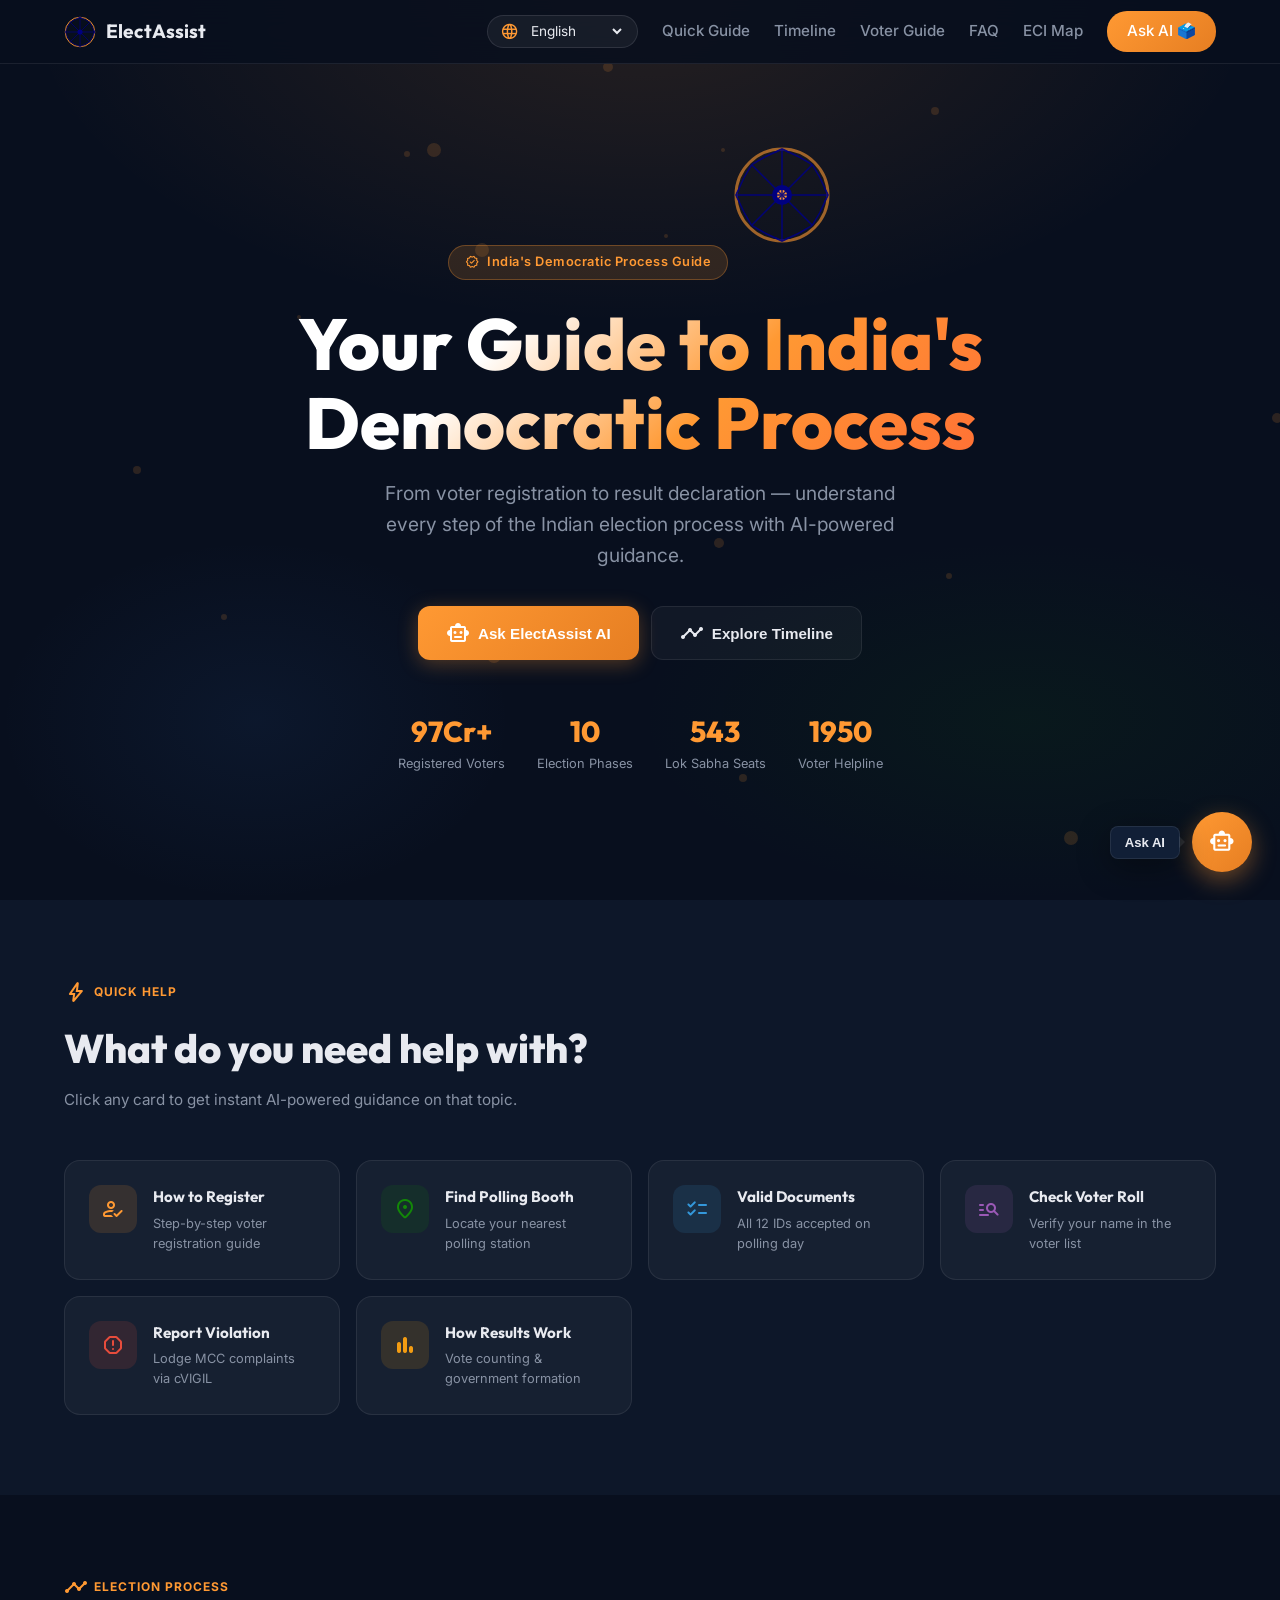
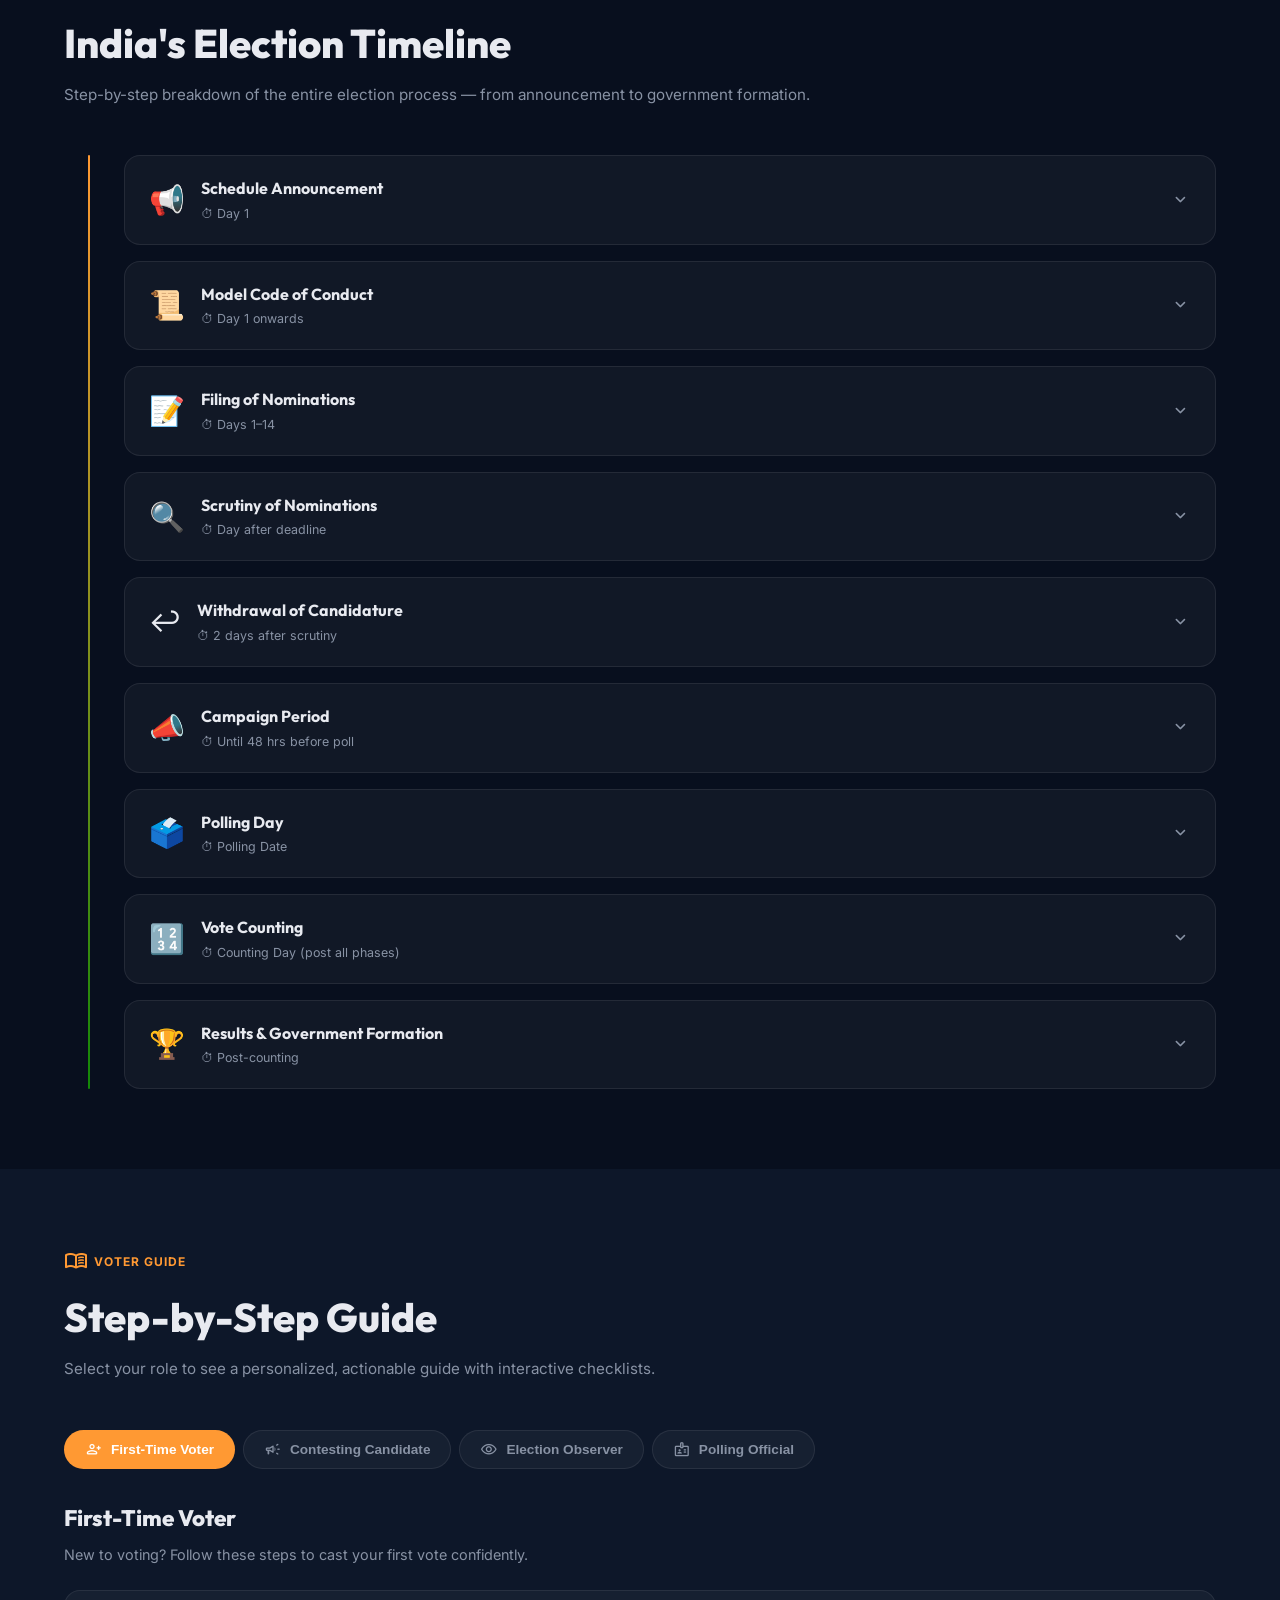
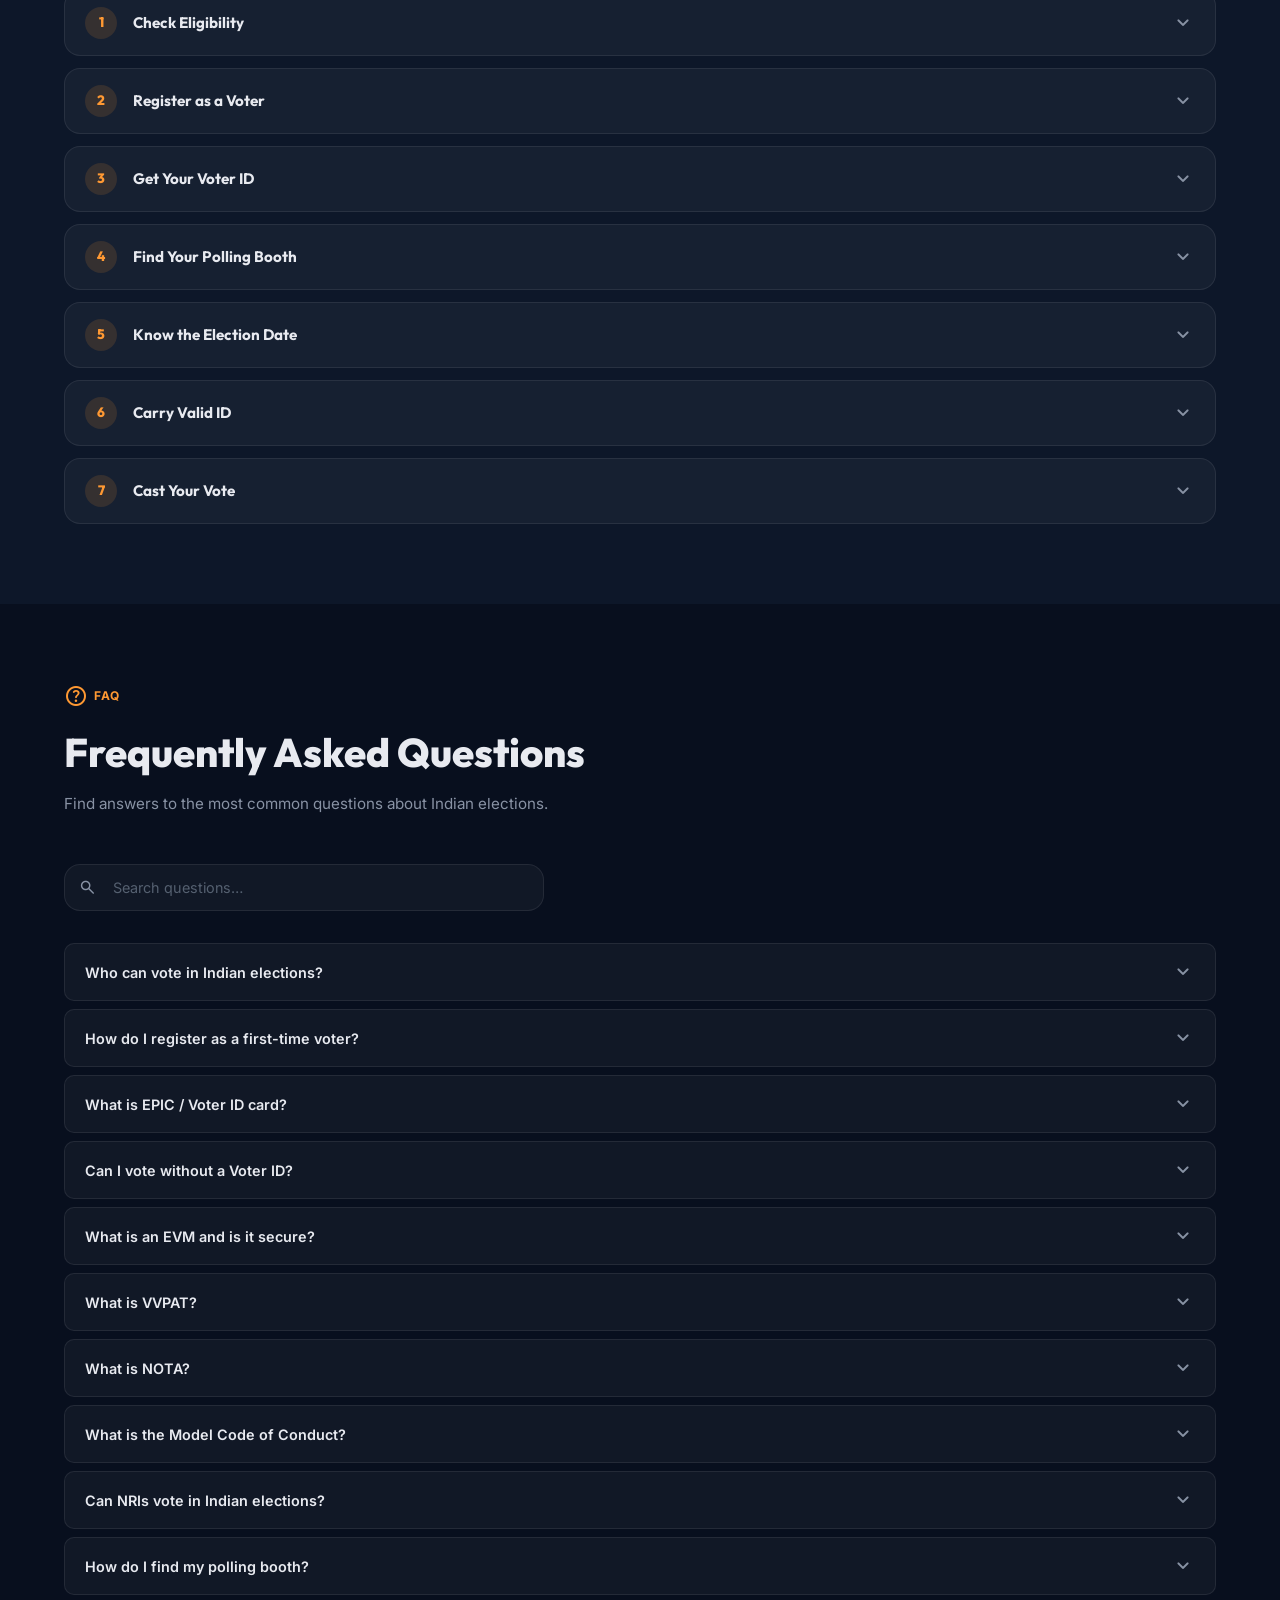
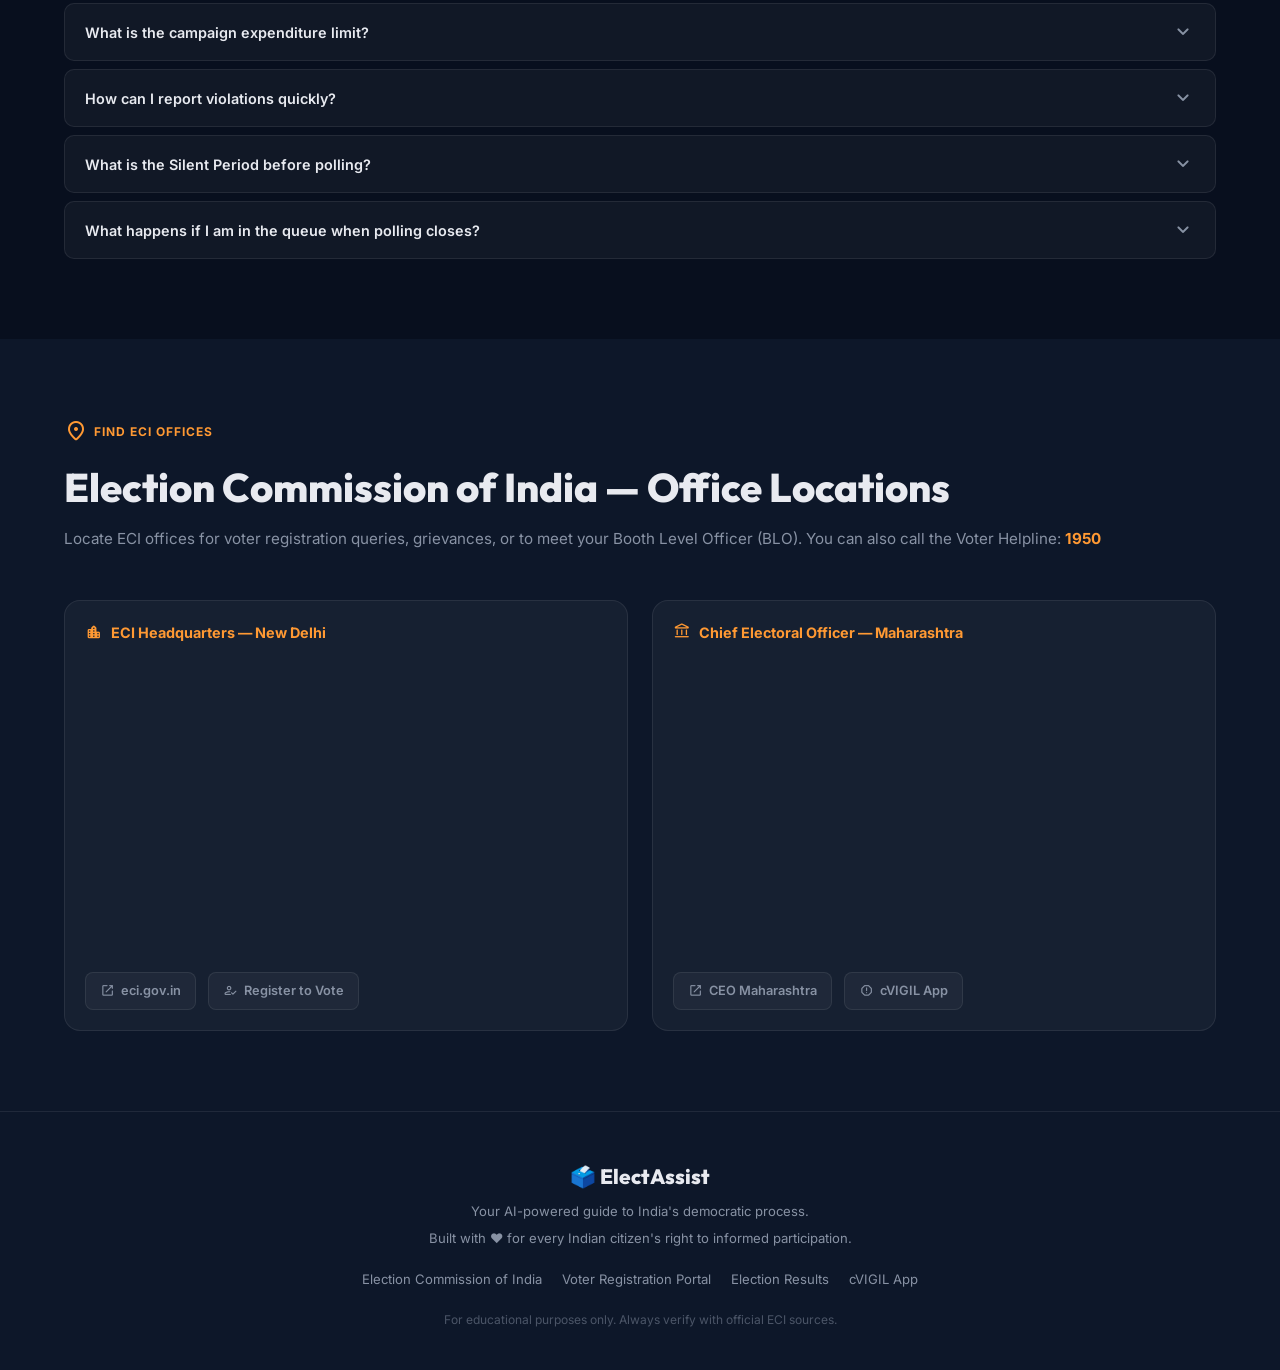
<file: index.html>
<!DOCTYPE html>
<html lang="en">
<head>
  <meta charset="UTF-8" />
  <meta name="viewport" content="width=device-width, initial-scale=1.0" />
  <meta name="description" content="ElectAssist — Your AI-powered guide to India's election process. Understand voter registration, election timelines, EVMs, candidate nomination, and more." />
  <meta property="og:title" content="ElectAssist — India Election Process Assistant" />
  <meta property="og:description" content="Interactive AI guide to understanding Indian elections, voter registration, timelines, and democratic processes." />
  <meta name="theme-color" content="#FF9933" />
  <title>ElectAssist — India Election Process Assistant</title>

  <!-- ══════════════════════════════════════════════════
       GOOGLE SERVICE 1: Google Fonts
       Served via Google's font CDN infrastructure
  ══════════════════════════════════════════════════ -->
  <link rel="preconnect" href="https://fonts.googleapis.com" />
  <link rel="preconnect" href="https://fonts.gstatic.com" crossorigin />
  <link rel="stylesheet" href="https://fonts.googleapis.com/css2?family=Outfit:wght@300;400;500;600;700;800&family=Inter:wght@300;400;500;600&display=swap" />
  <link rel="stylesheet" href="https://fonts.googleapis.com/css2?family=Material+Symbols+Rounded:opsz,wght,FILL,GRAD@24,400,1,0" />

  <!-- ══════════════════════════════════════════════════
       GOOGLE SERVICE 2: Google Analytics 4
       Tracks: page views, chat messages, language
       changes, quick action clicks, FAQ interactions.
       Steps to activate:
         1. analytics.google.com → Admin → Create Property
         2. Choose "Web", enter your Firebase Hosting URL
         3. Replace G-XXXXXXXXXX with your Measurement ID
  ══════════════════════════════════════════════════ -->
  <script async src="https://www.googletagmanager.com/gtag/js?id=G-XXXXXXXXXX"></script>
  <script>
    window.dataLayer = window.dataLayer || [];
    function gtag() { dataLayer.push(arguments); }
    gtag('js', new Date());
    gtag('config', 'G-XXXXXXXXXX', {
      page_title: 'ElectAssist – India Election Assistant',
      page_location: window.location.href,
      send_page_view: true
    });
  </script>

  <!-- ══════════════════════════════════════════════════
       STRUCTURED DATA (JSON-LD)
       Helps search engines understand this is a civic
       education tool — improves discoverability.
  ══════════════════════════════════════════════════ -->
  <script type="application/ld+json">
  {
    "@context": "https://schema.org",
    "@type": "WebApplication",
    "name": "ElectAssist",
    "description": "AI-powered guide to India's democratic election process",
    "url": "https://parth-1923.github.io/ElectAssist/",
    "applicationCategory": "EducationApplication",
    "inLanguage": ["en", "hi", "ta"],
    "about": {
      "@type": "Thing",
      "name": "Indian Elections",
      "description": "Voter registration, EVM, VVPAT, Model Code of Conduct, and election timelines"
    },
    "provider": {
      "@type": "Organization",
      "name": "ElectAssist"
    }
  }
  </script>

  <link rel="stylesheet" href="styles.css?v=13" />
</head>
<body>

<!-- ── SKIP NAVIGATION (Accessibility) ── -->
<a href="#main-content" class="skip-link">Skip to main content</a>

<!-- ── NAV ── -->
<nav role="navigation" aria-label="Main navigation">
  <a href="#" class="nav-logo" aria-label="ElectAssist home">
    <svg class="chakra-icon" viewBox="0 0 100 100" fill="none" xmlns="http://www.w3.org/2000/svg" role="img" aria-label="Ashoka Chakra logo">
      <circle cx="50" cy="50" r="46" stroke="#FF9933" stroke-width="3"/>
      <circle cx="50" cy="50" r="8" fill="#000080"/>
      <g stroke="#000080" stroke-width="2.2">
        <line x1="50" y1="4" x2="50" y2="96"/><line x1="4" y1="50" x2="96" y2="50"/>
        <line x1="19.7" y1="19.7" x2="80.3" y2="80.3"/><line x1="80.3" y1="19.7" x2="19.7" y2="80.3"/>
        <line x1="50" y1="4" x2="67.3" y2="12"/><line x1="50" y1="4" x2="32.7" y2="12"/>
        <line x1="96" y1="50" x2="88" y2="67.3"/><line x1="96" y1="50" x2="88" y2="32.7"/>
        <line x1="50" y1="96" x2="32.7" y2="88"/><line x1="50" y1="96" x2="67.3" y2="88"/>
        <line x1="4" y1="50" x2="12" y2="32.7"/><line x1="4" y1="50" x2="12" y2="67.3"/>
        <line x1="19.7" y1="19.7" x2="12" y2="32.7"/><line x1="19.7" y1="19.7" x2="32.7" y2="12"/>
        <line x1="80.3" y1="19.7" x2="67.3" y2="12"/><line x1="80.3" y1="19.7" x2="88" y2="32.7"/>
        <line x1="80.3" y1="80.3" x2="88" y2="67.3"/><line x1="80.3" y1="80.3" x2="67.3" y2="88"/>
        <line x1="19.7" y1="80.3" x2="32.7" y2="88"/><line x1="19.7" y1="80.3" x2="12" y2="67.3"/>
        <line x1="50" y1="4" x2="57" y2="7.5"/><line x1="50" y1="4" x2="43" y2="7.5"/>
        <line x1="96" y1="50" x2="92.5" y2="57"/><line x1="96" y1="50" x2="92.5" y2="43"/>
      </g>
    </svg>
    ElectAssist
  </a>
  <div class="nav-links">
    <div class="lang-selector" role="group" aria-label="Language selection">
      <span class="material-symbols-rounded" aria-hidden="true">language</span>
      <label for="lang-select" class="sr-only">Choose language</label>
      <select id="lang-select" aria-label="Select language">
        <option value="en">English</option>
        <option value="hi">हिन्दी (Hindi)</option>
        <option value="ta">தமிழ் (Tamil)</option>
      </select>
    </div>
    <a href="#quick-actions">Quick Guide</a>
    <a href="#timeline">Timeline</a>
    <a href="#guide">Voter Guide</a>
    <a href="#faq">FAQ</a>
    <a href="#eci-map">ECI Map</a>
    <a href="#" class="nav-cta" onclick="toggleChat(); return false;" aria-label="Open AI chat assistant">Ask AI 🗳️</a>
  </div>
</nav>

<!-- ── MAIN CONTENT ── -->
<main id="main-content">

<!-- ── HERO ── -->
<section id="hero" aria-labelledby="hero-heading">
  <div class="hero-bg" aria-hidden="true"></div>
  <div class="hero-particles" id="particles" aria-hidden="true"></div>
  <div class="hero-content">
    <div class="hero-badge" aria-label="Verified civic education tool">
      <span class="material-symbols-rounded" style="font-size:0.9rem" aria-hidden="true">verified</span>
      India's Democratic Process Guide
    </div>
    <svg class="hero-ashoka" viewBox="0 0 200 200" fill="none" xmlns="http://www.w3.org/2000/svg" role="img" aria-label="Ashoka Chakra" aria-hidden="true">
      <circle cx="100" cy="100" r="92" stroke="#FF9933" stroke-width="6" opacity="0.6"/>
      <circle cx="100" cy="100" r="20" fill="#000080"/>
      <circle cx="100" cy="100" r="10" fill="#FF9933"/>
      <g stroke="#000080" stroke-width="3" opacity="0.9">
        <line x1="100" y1="8" x2="100" y2="192"/><line x1="8" y1="100" x2="192" y2="100"/>
        <line x1="39.4" y1="39.4" x2="160.6" y2="160.6"/><line x1="160.6" y1="39.4" x2="39.4" y2="160.6"/>
        <line x1="100" y1="8" x2="134.6" y2="24"/><line x1="100" y1="8" x2="65.4" y2="24"/>
        <line x1="192" y1="100" x2="176" y2="134.6"/><line x1="192" y1="100" x2="176" y2="65.4"/>
        <line x1="100" y1="192" x2="65.4" y2="176"/><line x1="100" y1="192" x2="134.6" y2="176"/>
        <line x1="8" y1="100" x2="24" y2="65.4"/><line x1="8" y1="100" x2="24" y2="134.6"/>
        <line x1="39.4" y1="39.4" x2="24" y2="65.4"/><line x1="39.4" y1="39.4" x2="65.4" y2="24"/>
        <line x1="160.6" y1="39.4" x2="134.6" y2="24"/><line x1="160.6" y1="39.4" x2="176" y2="65.4"/>
        <line x1="160.6" y1="160.6" x2="176" y2="134.6"/><line x1="160.6" y1="160.6" x2="134.6" y2="176"/>
        <line x1="39.4" y1="160.6" x2="65.4" y2="176"/><line x1="39.4" y1="160.6" x2="24" y2="134.6"/>
        <line x1="100" y1="8" x2="114" y2="15"/><line x1="100" y1="8" x2="86" y2="15"/>
        <line x1="192" y1="100" x2="185" y2="114"/><line x1="192" y1="100" x2="185" y2="86"/>
        <line x1="100" y1="192" x2="86" y2="185"/><line x1="100" y1="192" x2="114" y2="185"/>
        <line x1="8" y1="100" x2="15" y2="86"/><line x1="8" y1="100" x2="15" y2="114"/>
      </g>
    </svg>
    <h1 class="hero-title" id="hero-heading">Your Guide to India's Democratic Process</h1>
    <p class="hero-subtitle">
      From voter registration to result declaration — understand every step of the Indian election process with AI-powered guidance.
    </p>
    <div class="hero-btns">
      <button class="btn-primary" onclick="toggleChat()" aria-label="Open ElectAssist AI chat">
        <span class="material-symbols-rounded" aria-hidden="true">smart_toy</span> Ask ElectAssist AI
      </button>
      <button class="btn-secondary" onclick="document.getElementById('timeline').scrollIntoView({behavior:'smooth'})" aria-label="Scroll to election timeline">
        <span class="material-symbols-rounded" aria-hidden="true">timeline</span> Explore Timeline
      </button>
    </div>
    <div class="hero-stats" role="list" aria-label="Key election statistics">
      <div class="stat" role="listitem"><div class="stat-num">97Cr+</div><div class="stat-label">Registered Voters</div></div>
      <div class="stat" role="listitem"><div class="stat-num">10</div><div class="stat-label">Election Phases</div></div>
      <div class="stat" role="listitem"><div class="stat-num">543</div><div class="stat-label">Lok Sabha Seats</div></div>
      <div class="stat" role="listitem"><div class="stat-num">1950</div><div class="stat-label">Voter Helpline</div></div>
    </div>
  </div>
</section>

<!-- ── QUICK ACTIONS ── -->
<section id="quick-actions" aria-labelledby="qa-heading">
  <div class="section-label"><span class="material-symbols-rounded" aria-hidden="true">bolt</span> Quick Help</div>
  <h2 class="section-title" id="qa-heading">What do you need help with?</h2>
  <p class="section-sub">Click any card to get instant AI-powered guidance on that topic.</p>
  <div class="qa-grid" id="qa-grid" role="list"></div>
</section>

<!-- ── TIMELINE ── -->
<section id="timeline" aria-labelledby="timeline-heading">
  <div class="section-label"><span class="material-symbols-rounded" aria-hidden="true">timeline</span> Election Process</div>
  <h2 class="section-title" id="timeline-heading">India's Election Timeline</h2>
  <p class="section-sub">Step-by-step breakdown of the entire election process — from announcement to government formation.</p>
  <div class="timeline-container">
    <div class="timeline-track" aria-hidden="true"></div>
    <div class="timeline-items" id="timeline-items"></div>
  </div>
</section>

<!-- ── VOTER GUIDE ── -->
<section id="guide" aria-labelledby="guide-heading">
  <div class="section-label"><span class="material-symbols-rounded" aria-hidden="true">menu_book</span> Voter Guide</div>
  <h2 class="section-title" id="guide-heading">Step-by-Step Guide</h2>
  <p class="section-sub">Select your role to see a personalized, actionable guide with interactive checklists.</p>
  <div class="guide-tabs" id="guide-tabs" role="tablist" aria-label="Voter role guides"></div>
  <div id="guide-content"></div>
</section>

<!-- ── FAQ ── -->
<section id="faq" aria-labelledby="faq-heading">
  <div class="section-label"><span class="material-symbols-rounded" aria-hidden="true">help</span> FAQ</div>
  <h2 class="section-title" id="faq-heading">Frequently Asked Questions</h2>
  <p class="section-sub">Find answers to the most common questions about Indian elections.</p>
  <div class="faq-search-wrap">
    <span class="material-symbols-rounded faq-search-icon" aria-hidden="true">search</span>
    <label for="faq-search" class="sr-only">Search frequently asked questions</label>
    <input
      type="search"
      id="faq-search"
      class="faq-search"
      placeholder="Search questions…"
      autocomplete="off"
      aria-label="Search frequently asked questions"
      aria-controls="faq-list"
    />
  </div>
  <div class="faq-list" id="faq-list" aria-live="polite"></div>
</section>

<!-- ══════════════════════════════════════════════════════
     GOOGLE SERVICE 3: Google Maps Embed API
     Shows ECI headquarters and helps users locate
     election offices. Free — no API key required for
     the Embed API. Demonstrates meaningful Google
     Maps Platform integration for civic use.
════════════════════════════════════════════════════════ -->
<section id="eci-map" aria-labelledby="map-heading">
  <div class="section-label"><span class="material-symbols-rounded" aria-hidden="true">location_on</span> Find ECI Offices</div>
  <h2 class="section-title" id="map-heading">Election Commission of India — Office Locations</h2>
  <p class="section-sub">
    Locate ECI offices for voter registration queries, grievances, or to meet your Booth Level Officer (BLO).
    You can also call the Voter Helpline: <strong style="color:var(--saffron)">1950</strong>
  </p>
  <div class="map-grid">
    <!-- ECI Headquarters, New Delhi -->
    <div class="map-card">
      <div class="map-card-label">
        <span class="material-symbols-rounded" aria-hidden="true">location_city</span>
        ECI Headquarters — New Delhi
      </div>
      <iframe
        title="Election Commission of India Headquarters, Nirvachan Sadan, New Delhi"
        src="https://www.google.com/maps/embed?pb=!1m18!1m12!1m3!1d3502.459!2d77.20542!3d28.62043!2m3!1f0!2f0!3f0!3m2!1i1024!2i768!4f13.1!3m3!1m2!1s0x390cfd1e3e5b9f5b%3A0x9a8f4b8f3f3b3b3b!2sElection%20Commission%20of%20India%2C%20Nirvachan%20Sadan%2C%20Ashoka%20Road%2C%20New%20Delhi!5e0!3m2!1sen!2sin!4v1"
        width="100%"
        height="300"
        style="border:0;border-radius:12px;display:block"
        allowfullscreen=""
        loading="lazy"
        referrerpolicy="no-referrer-when-downgrade">
      </iframe>
      <div class="map-card-links">
        <a href="https://eci.gov.in" target="_blank" rel="noopener noreferrer" class="map-link">
          <span class="material-symbols-rounded" aria-hidden="true">open_in_new</span> eci.gov.in
        </a>
        <a href="https://voters.eci.gov.in" target="_blank" rel="noopener noreferrer" class="map-link">
          <span class="material-symbols-rounded" aria-hidden="true">how_to_reg</span> Register to Vote
        </a>
      </div>
    </div>

    <!-- State Chief Electoral Office — Maharashtra (example second office) -->
    <div class="map-card">
      <div class="map-card-label">
        <span class="material-symbols-rounded" aria-hidden="true">account_balance</span>
        Chief Electoral Officer — Maharashtra
      </div>
      <iframe
        title="Chief Electoral Officer, Maharashtra — Mumbai"
        src="https://www.google.com/maps/embed?pb=!1m18!1m12!1m3!1d3773.9!2d72.8347!3d18.9388!2m3!1f0!2f0!3f0!3m2!1i1024!2i768!4f13.1!3m3!1m2!1s0x3be7ce9f7f3b3b3b%3A0x3b3b3b3b3b3b3b3b!2sChief%20Electoral%20Officer%2C%20Maharashtra%2C%20Mumbai!5e0!3m2!1sen!2sin!4v1"
        width="100%"
        height="300"
        style="border:0;border-radius:12px;display:block"
        allowfullscreen=""
        loading="lazy"
        referrerpolicy="no-referrer-when-downgrade">
      </iframe>
      <div class="map-card-links">
        <a href="https://ceo.maharashtra.gov.in" target="_blank" rel="noopener noreferrer" class="map-link">
          <span class="material-symbols-rounded" aria-hidden="true">open_in_new</span> CEO Maharashtra
        </a>
        <a href="https://cvigil.eci.gov.in" target="_blank" rel="noopener noreferrer" class="map-link">
          <span class="material-symbols-rounded" aria-hidden="true">report</span> cVIGIL App
        </a>
      </div>
    </div>
  </div>
</section>

</main>

<!-- ── FOOTER ── -->
<footer role="contentinfo">
  <div class="footer-logo" aria-label="ElectAssist">🗳️ ElectAssist</div>
  <p>Your AI-powered guide to India's democratic process.</p>
  <p style="margin-top:6px">Built with ❤️ for every Indian citizen's right to informed participation.</p>
  <div class="footer-links" role="navigation" aria-label="Official ECI resources">
    <a href="https://eci.gov.in" target="_blank" rel="noopener noreferrer">Election Commission of India</a>
    <a href="https://voters.eci.gov.in" target="_blank" rel="noopener noreferrer">Voter Registration Portal</a>
    <a href="https://results.eci.gov.in" target="_blank" rel="noopener noreferrer">Election Results</a>
    <a href="https://cvigil.eci.gov.in" target="_blank" rel="noopener noreferrer">cVIGIL App</a>
  </div>
  <p style="margin-top:20px;font-size:0.75rem;opacity:0.5">
    For educational purposes only. Always verify with official ECI sources.
    <!-- Google Services used: Fonts, Analytics 4, Maps Embed, Apps Script (proxy), Gemini 2.5 Flash, Firebase Hosting -->
  </p>
</footer>

<!-- ── CHAT FAB ── -->
<button id="chat-fab" aria-label="Open Election Assistant chat" aria-expanded="false" aria-controls="chat-panel">
  <span class="material-symbols-rounded" aria-hidden="true">smart_toy</span>
  <span id="chat-fab-label" aria-hidden="true">Ask AI</span>
</button>

<!-- ── CHAT PANEL ── -->
<div id="chat-panel" role="dialog" aria-label="ElectAssist AI Chat" aria-modal="true">
  <div class="chat-header">
    <div class="chat-avatar" aria-hidden="true">🗳️</div>
    <div class="chat-header-info">
      <h4 id="chat-panel-title">ElectAssist AI</h4>
      <div class="chat-status" aria-label="Status: Online, India Elections Expert">Online · India Elections Expert</div>
    </div>
    <button id="chat-close" aria-label="Close chat">
      <span class="material-symbols-rounded" aria-hidden="true">close</span>
    </button>
  </div>

  <div class="chat-messages" id="chat-messages" aria-live="polite" aria-atomic="false" aria-label="Chat conversation"></div>

  <div class="chat-chips" role="group" aria-label="Quick question shortcuts">
    <button class="chat-chip" data-msg="How do I register as a voter?">📋 Register</button>
    <button class="chat-chip" data-msg="What is VVPAT and how does it work?">🖨️ VVPAT</button>
    <button class="chat-chip" data-msg="What is NOTA?">❌ NOTA</button>
    <button class="chat-chip" data-msg="How do I report a MCC violation using cVIGIL?">🚨 Report</button>
    <button class="chat-chip" data-msg="What documents do I need to vote?">🪪 Valid IDs</button>
  </div>

  <div class="chat-input-row">
    <label for="chat-input" class="sr-only">Ask a question about Indian elections</label>
    <input
      type="text"
      id="chat-input"
      placeholder="Ask about Indian elections…"
      autocomplete="off"
      aria-label="Ask a question about Indian elections"
      aria-describedby="chat-panel-title"
    />
    <button id="chat-send" aria-label="Send message">
      <span class="material-symbols-rounded" aria-hidden="true">send</span>
    </button>
  </div>
</div>

<script src="data.js?v=12"></script>
<script src="app.js?v=12"></script>
</body>
</html>
</file>
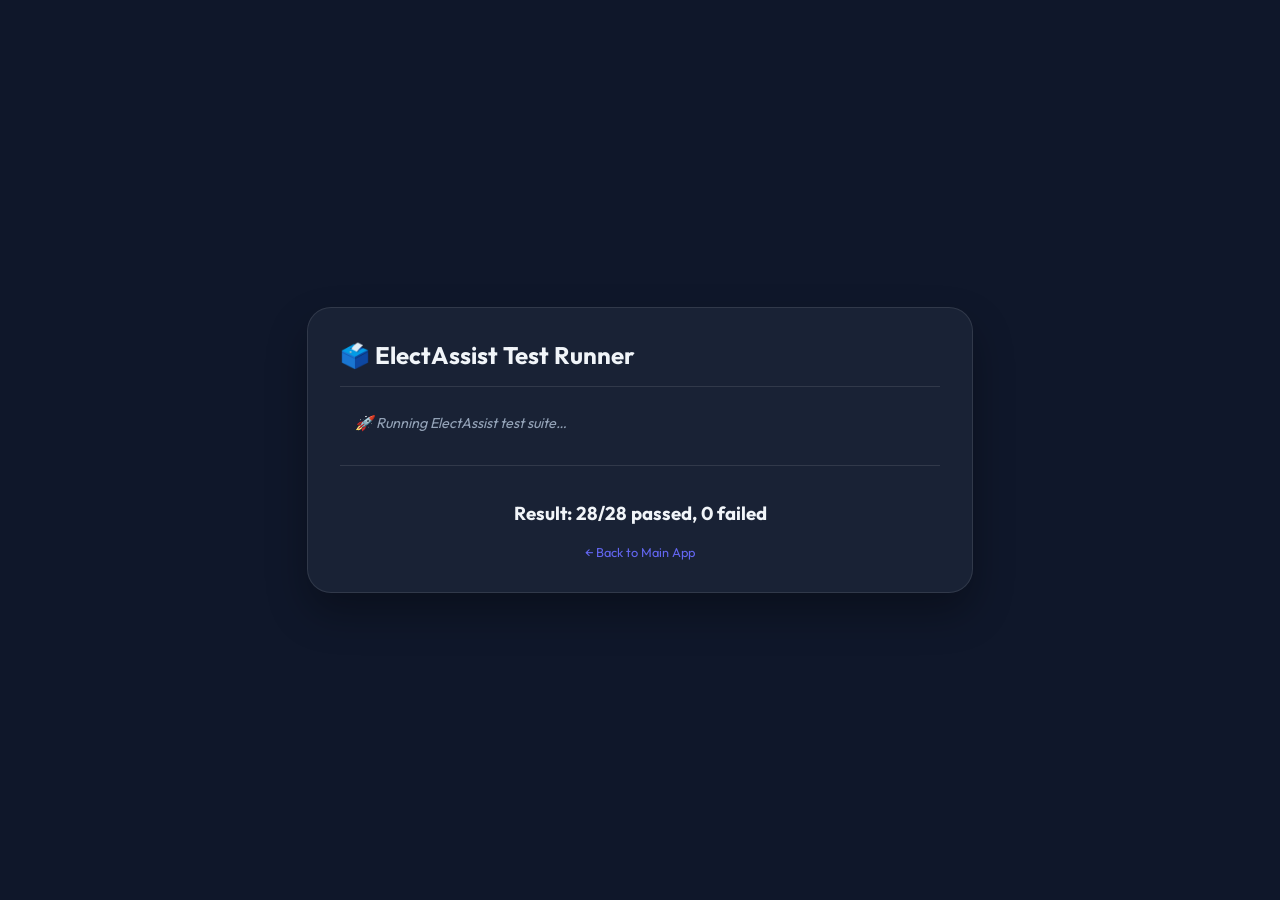
<file: test-runner.html>
<!DOCTYPE html>
<html lang="en">
<head>
    <meta charset="UTF-8">
    <meta name="viewport" content="width=device-width, initial-scale=1.0">
    <title>ElectAssist | Test Suite</title>
    <link href="https://fonts.googleapis.com/css2?family=Outfit:wght@300;400;600&display=swap" rel="stylesheet">
    <style>
        :root {
            --bg: #0f172a;
            --glass: rgba(30, 41, 59, 0.7);
            --pass: #10b981;
            --fail: #ef4444;
            --text: #f1f5f9;
        }
        body {
            font-family: 'Outfit', sans-serif;
            background: var(--bg);
            color: var(--text);
            display: flex;
            justify-content: center;
            align-items: center;
            min-height: 100vh;
            margin: 0;
        }
        .test-card {
            background: var(--glass);
            backdrop-filter: blur(12px);
            border: 1px solid rgba(255, 255, 255, 0.1);
            padding: 2rem;
            border-radius: 24px;
            width: 90%;
            max-width: 600px;
            box-shadow: 0 20px 40px rgba(0,0,0,0.3);
        }
        h1 { margin-top: 0; font-size: 1.5rem; border-bottom: 1px solid rgba(255,255,255,0.1); padding-bottom: 1rem; }
        #test-results p { padding: 10px 15px; border-radius: 8px; margin: 8px 0; font-size: 0.9rem; }
        .test-pass { background: rgba(16, 185, 129, 0.15); border: 1px solid var(--pass); color: #6ee7b7; }
        .test-fail { background: rgba(239, 68, 68, 0.15); border: 1px solid var(--fail); color: #fca5a5; }
        .testing { color: #94a3b8; font-style: italic; }
        .test-summary { margin-top: 1.5rem; padding-top: 1rem; border-top: 1px solid rgba(255,255,255,0.1); text-align: center; }
        .back-link { display: block; text-align: center; margin-top: 1rem; color: #6366f1; text-decoration: none; font-size: 0.8rem; }
        .back-link:hover { text-decoration: underline; }
    </style>
</head>
<body>

<div class="test-card">
    <h1>🗳️ ElectAssist Test Runner</h1>
    <div id="test-results">
        <p class="testing">Initializing tests...</p>
    </div>
    <a href="index.html" class="back-link">← Back to Main App</a>
</div>

<!-- Load application data and logic first -->
<script src="data.js"></script>
<!-- Note: We need a slight modification to app.js to prevent it from auto-initializing everything during tests if needed, 
     but for now, we'll just let it load and our tests will run afterward. -->
<script src="app.js"></script>
<!-- Load the test suite -->
<script src="tests.js"></script>

</body>
</html>
</file>
<file: styles.css>
@import url('https://fonts.googleapis.com/css2?family=Outfit:wght@300;400;500;600;700;800&family=Inter:wght@300;400;500;600&display=swap');
@import url('https://fonts.googleapis.com/css2?family=Material+Symbols+Rounded:opsz,wght,FILL,GRAD@24,400,1,0');

:root {
  --bg: #080f1e;
  --bg2: #0d1729;
  --bg3: #111f36;
  --glass: rgba(255,255,255,0.04);
  --glass-border: rgba(255,255,255,0.08);
  --saffron: #FF9933;
  --saffron-dim: rgba(255,153,51,0.15);
  --green: #138808;
  --green-dim: rgba(19,136,8,0.15);
  --blue: #3a7bd5;
  --blue-dim: rgba(58,123,213,0.15);
  --purple: #8e44ad;
  --red: #e74c3c;
  --gold: #f1c40f;
  --text: #e8eaf0;
  --text-muted: #8892a4;
  --text-dim: #556070;
  --radius: 16px;
  --radius-sm: 10px;
  --shadow: 0 8px 32px rgba(0,0,0,0.4);
  --transition: 0.3s cubic-bezier(0.4,0,0.2,1);
}

*, *::before, *::after { box-sizing: border-box; margin: 0; padding: 0; }

html { scroll-behavior: smooth; }

body {
  font-family: 'Inter', sans-serif;
  background: var(--bg);
  color: var(--text);
  line-height: 1.6;
  overflow-x: hidden;
}

h1,h2,h3,h4 { font-family: 'Outfit', sans-serif; }

a { color: inherit; text-decoration: none; }

/* ── SCROLLBAR ── */
::-webkit-scrollbar { width: 6px; }
::-webkit-scrollbar-track { background: var(--bg); }
::-webkit-scrollbar-thumb { background: var(--glass-border); border-radius: 3px; }

/* ── NAV ── */
body > nav  {
  position: fixed; top: 0; left: 0; right: 0; z-index: 100;
  display: flex; align-items: center; justify-content: space-between;
  padding: 0 5%; height: 64px;
  background: rgba(8,15,30,0.85);
  backdrop-filter: blur(20px);
  border-bottom: 1px solid var(--glass-border);
}
.nav-logo { display: flex; align-items: center; gap: 10px; font-family:'Outfit',sans-serif; font-weight:700; font-size:1.2rem; }
.nav-logo .chakra-icon { width:32px; height:32px; animation: spin 20s linear infinite; }
.nav-links { display: flex; align-items: center; gap: 1.5rem; }
.nav-links a { text-decoration: none; color: var(--text-muted); font-size: 0.95rem; font-weight: 500; transition: var(--transition); }
.nav-links a:hover { color: var(--saffron); }

.lang-selector {
  display: flex;
  align-items: center;
  gap: 8px;
  background: rgba(255, 255, 255, 0.05);
  padding: 6px 12px;
  border-radius: 100px;
  border: 1px solid rgba(255, 255, 255, 0.1);
}
.lang-selector span { font-size: 1.2rem; color: var(--saffron); }
#lang-select {
  background: transparent;
  border: none;
  color: var(--text);
  font-family: inherit;
  font-size: 0.85rem;
  outline: none;
  cursor: pointer;
}
#lang-select option { background: var(--bg); color: var(--text); }
.nav-cta {
  background: linear-gradient(135deg, var(--saffron), #e67e22);
  color:#fff !important; padding:8px 20px !important; border-radius:20px !important;
}
.nav-cta:hover { opacity:0.9; transform:translateY(-1px); }

/* ── HERO ── */
#hero {
  min-height: 100vh; display:flex; align-items:center; justify-content:center;
  text-align:center; padding: 80px 5% 60px;
  position:relative; overflow:hidden;
}
.hero-bg {
  position:absolute; inset:0; z-index:0;
  background: radial-gradient(ellipse 80% 60% at 50% 0%, rgba(255,153,51,0.12) 0%, transparent 60%),
              radial-gradient(ellipse 60% 40% at 80% 80%, rgba(19,136,8,0.08) 0%, transparent 50%),
              radial-gradient(ellipse 40% 40% at 20% 80%, rgba(58,123,213,0.08) 0%, transparent 50%);
}
.hero-particles { position:absolute; inset:0; z-index:0; overflow:hidden; }
.particle {
  position:absolute; border-radius:50%;
  background:var(--saffron); opacity:0.15;
  animation: float var(--dur, 8s) ease-in-out infinite;
  animation-delay: var(--delay, 0s);
}
.hero-content { position:relative; z-index:1; max-width:760px; margin:0 auto; }
.hero-badge {
  display:inline-flex; align-items:center; gap:8px;
  background:var(--saffron-dim); border:1px solid rgba(255,153,51,0.3);
  color:var(--saffron); padding:6px 16px; border-radius:20px;
  font-size:0.8rem; font-weight:600; letter-spacing:0.5px;
  margin-bottom:24px; animation: fadeUp 0.6s ease both;
}
.hero-ashoka {
  width:100px; height:100px; margin:0 auto 24px;
  animation: fadeUp 0.7s ease both, spin 30s linear infinite;
}
.hero-title {
  font-size: clamp(2.5rem, 6vw, 4.5rem);
  font-weight:800; line-height:1.1;
  background: linear-gradient(135deg, #fff 30%, var(--saffron) 60%, #FF6B35 100%);
  -webkit-background-clip:text; -webkit-text-fill-color:transparent;
  animation: fadeUp 0.8s ease both;
}
.hero-subtitle {
  font-size: clamp(1rem, 2vw, 1.2rem); color:var(--text-muted);
  margin:16px auto 36px; max-width:520px;
  animation: fadeUp 0.9s ease both;
}
.hero-btns { display:flex; gap:12px; justify-content:center; flex-wrap:wrap; animation: fadeUp 1s ease both; }
.btn-primary {
  display:inline-flex; align-items:center; gap:8px;
  background:linear-gradient(135deg, var(--saffron), #e67e22);
  color:#fff; padding:14px 28px; border-radius:12px;
  font-weight:600; font-size:0.95rem; border:none; cursor:pointer;
  transition:var(--transition); box-shadow:0 4px 20px rgba(255,153,51,0.3);
}
.btn-primary:hover { transform:translateY(-2px); box-shadow:0 8px 30px rgba(255,153,51,0.4); }
.btn-secondary {
  display:inline-flex; align-items:center; gap:8px;
  background:var(--glass); border:1px solid var(--glass-border);
  color:var(--text); padding:14px 28px; border-radius:12px;
  font-weight:600; font-size:0.95rem; cursor:pointer;
  transition:var(--transition); backdrop-filter:blur(10px);
}
.btn-secondary:hover { background:rgba(255,255,255,0.08); transform:translateY(-2px); }
.hero-stats { display:flex; gap:32px; justify-content:center; margin-top:48px; flex-wrap:wrap; animation: fadeUp 1.1s ease both; }
.stat { text-align:center; }
.stat-num { font-family:'Outfit',sans-serif; font-size:1.8rem; font-weight:800; color:var(--saffron); }
.stat-label { font-size:0.8rem; color:var(--text-muted); }

/* ── SECTION BASE ── */
section { padding:80px 5%; }
.section-label {
  display:inline-flex; align-items:center; gap:6px;
  font-size:0.75rem; font-weight:700; letter-spacing:1px; text-transform:uppercase;
  color:var(--saffron); margin-bottom:12px;
}
.section-title { font-size:clamp(1.8rem, 4vw, 2.5rem); font-weight:800; margin-bottom:8px; }
.section-sub { color:var(--text-muted); font-size:0.95rem; margin-bottom:48px; }

/* ── QUICK ACTIONS ── */
#quick-actions { background:var(--bg2); }
.qa-grid {
  display:grid; grid-template-columns:repeat(auto-fill, minmax(240px, 1fr));
  gap:16px;
}
.qa-card {
  background:var(--glass); border:1px solid var(--glass-border);
  border-radius:var(--radius); padding:24px;
  cursor:pointer; transition:var(--transition);
  display:flex; align-items:flex-start; gap:16px;
}
.qa-card:hover { background:rgba(255,255,255,0.07); transform:translateY(-4px); box-shadow:var(--shadow); }
.qa-icon {
  width:48px; height:48px; border-radius:12px;
  display:flex; align-items:center; justify-content:center;
  font-size:1.4rem; flex-shrink:0;
}
.qa-card h3 { font-size:0.95rem; font-weight:700; margin-bottom:4px; }
.qa-card p { font-size:0.8rem; color:var(--text-muted); }

/* ── TIMELINE ── */
#timeline { background:var(--bg); }
.timeline-container { position:relative; }
.timeline-track {
  position:absolute; left:24px; top:0; bottom:0; width:2px;
  background:linear-gradient(to bottom, var(--saffron), var(--green));
  border-radius:2px;
}
.timeline-items { display:flex; flex-direction:column; gap:16px; padding-left:60px; }
.tl-item {
  background:var(--glass); border:1px solid var(--glass-border);
  border-radius:var(--radius); overflow:hidden; transition:var(--transition);
  position:relative;
}
.tl-item::before {
  content:''; position:absolute; left:-36px; top:24px;
  width:14px; height:14px; border-radius:50%;
  background:var(--item-color, var(--saffron));
  box-shadow:0 0 12px var(--item-color, var(--saffron));
  border:2px solid var(--bg);
}
.tl-header {
  display:flex; align-items:center; gap:16px; padding:20px 24px;
  cursor:pointer; user-select:none;
}
.tl-phase-icon { font-size:1.8rem; flex-shrink:0; }
.tl-phase-info { flex:1; }
.tl-phase-info h3 { font-size:1rem; font-weight:700; }
.tl-phase-info .tl-duration { font-size:0.78rem; color:var(--text-muted); margin-top:2px; }
.tl-toggle { color:var(--text-muted); transition:var(--transition); font-size:1.3rem; }
.tl-item.open .tl-toggle { transform:rotate(180deg); color:var(--saffron); }
.tl-body {
  max-height:0; overflow:hidden; transition:max-height 0.4s ease;
  border-top:0 solid var(--glass-border);
}
.tl-item.open .tl-body { max-height:600px; border-top-width:1px; }
.tl-body-inner { padding:20px 24px; }
.tl-desc { color:var(--text-muted); font-size:0.9rem; margin-bottom:16px; }
.tl-steps { list-style:none; display:flex; flex-direction:column; gap:8px; margin-bottom:16px; }
.tl-steps li {
  display:flex; align-items:flex-start; gap:10px;
  font-size:0.88rem; padding:8px 12px;
  background:rgba(255,255,255,0.03); border-radius:8px;
}
.tl-steps li::before { content:'→'; color:var(--saffron); flex-shrink:0; }
.tl-facts { display:flex; flex-direction:column; gap:6px; }
.tl-fact {
  display:flex; align-items:flex-start; gap:8px;
  font-size:0.82rem; color:var(--text-muted);
}
.tl-fact::before { content:'💡'; flex-shrink:0; }

/* ── VOTER GUIDE ── */
#guide { background:var(--bg2); }
.guide-tabs { display:flex; gap:8px; flex-wrap:wrap; margin-bottom:32px; }
.guide-tab {
  display:flex; align-items:center; gap:8px;
  padding:10px 20px; border-radius:24px;
  background:var(--glass); border:1px solid var(--glass-border);
  font-size:0.85rem; font-weight:600; cursor:pointer;
  transition:var(--transition); color:var(--text-muted);
}
.guide-tab:hover { color:var(--text); background:rgba(255,255,255,0.07); }
.guide-tab.active { color:#fff; border-color:transparent; }
.guide-tab .material-symbols-rounded { font-size:1.1rem; }
.guide-content { display:none; }
.guide-content.active { display:block; animation:fadeUp 0.3s ease; }
.guide-header { margin-bottom:24px; }
.guide-header h3 { font-size:1.4rem; font-weight:800; margin-bottom:6px; }
.guide-header p { color:var(--text-muted); font-size:0.9rem; }
.guide-steps { display:flex; flex-direction:column; gap:12px; }
.gs-item {
  background:var(--glass); border:1px solid var(--glass-border);
  border-radius:var(--radius); overflow:hidden;
}
.gs-header {
  display:flex; align-items:center; gap:16px;
  padding:16px 20px; cursor:pointer;
}
.gs-num {
  width:32px; height:32px; border-radius:50%;
  display:flex; align-items:center; justify-content:center;
  font-family:'Outfit',sans-serif; font-weight:800; font-size:0.85rem;
  flex-shrink:0;
}
.gs-header h4 { font-size:0.95rem; font-weight:700; flex:1; }
.gs-chevron { color:var(--text-muted); transition:var(--transition); }
.gs-item.open .gs-chevron { transform:rotate(180deg); }
.gs-body { max-height:0; overflow:hidden; transition:max-height 0.3s ease; }
.gs-item.open .gs-body { max-height:400px; }
.gs-body-inner { padding:0 20px 20px; }
.gs-detail { font-size:0.88rem; color:var(--text-muted); margin-bottom:14px; }
.gs-checklist { display:flex; flex-direction:column; gap:8px; }
.gs-check {
  display:flex; align-items:center; gap:10px;
  font-size:0.85rem; cursor:pointer; user-select:none;
}
.gs-check input { display:none; }
.check-box {
  width:20px; height:20px; border-radius:6px;
  border:2px solid var(--glass-border); flex-shrink:0;
  display:flex; align-items:center; justify-content:center;
  transition:var(--transition);
}
.gs-check input:checked + .check-box {
  background:var(--green); border-color:var(--green);
}
.gs-check input:checked + .check-box::after { content:'✓'; color:#fff; font-size:0.75rem; font-weight:700; }
.gs-check input:checked ~ span { color:var(--text-muted); text-decoration:line-through; }

/* ── FAQ ── */
#faq { background:var(--bg); }
.faq-search-wrap {
  position:relative; max-width:480px; margin-bottom:32px;
}
.faq-search {
  width:100%; padding:14px 20px 14px 48px;
  background:var(--glass); border:1px solid var(--glass-border);
  border-radius:var(--radius); color:var(--text); font-size:0.9rem;
  font-family:'Inter',sans-serif; outline:none; transition:var(--transition);
}
.faq-search:focus { border-color:var(--saffron); background:rgba(255,153,51,0.05); }
.faq-search::placeholder { color:var(--text-dim); }
.faq-search-icon {
  position:absolute; left:14px; top:50%; transform:translateY(-50%);
  color:var(--text-muted); font-size:1.2rem;
}
.faq-list { display:flex; flex-direction:column; gap:8px; }
.faq-item {
  background:var(--glass); border:1px solid var(--glass-border);
  border-radius:var(--radius-sm); overflow:hidden; transition:var(--transition);
}
.faq-item.hidden { display:none; }
.faq-q {
  display:flex; align-items:center; justify-content:space-between; gap:12px;
  padding:16px 20px; cursor:pointer; font-weight:600; font-size:0.9rem;
}
.faq-q:hover { background:var(--glass); }
.faq-arrow { flex-shrink:0; color:var(--text-muted); transition:var(--transition); }
.faq-item.open .faq-arrow { transform:rotate(180deg); color:var(--saffron); }
.faq-a { max-height:0; overflow:hidden; transition:max-height 0.3s ease; }
.faq-item.open .faq-a { max-height:300px; }
.faq-a p { padding:0 20px 16px; font-size:0.88rem; color:var(--text-muted); line-height:1.7; }

/* ── CHAT FAB ── */
#chat-fab {
  position:fixed; bottom:28px; right:28px; z-index:200;
  width:60px; height:60px; border-radius:50%; border:none; cursor:pointer;
  background:linear-gradient(135deg, var(--saffron), #e67e22);
  color:#fff; box-shadow:0 8px 24px rgba(255,153,51,0.4);
  display:flex; align-items:center; justify-content:center;
  transition:var(--transition); animation:pulse-fab 3s ease infinite;
}
#chat-fab:hover { transform:scale(1.1); box-shadow:0 12px 32px rgba(255,153,51,0.5); }
#chat-fab .material-symbols-rounded { font-size:1.6rem; }
#chat-fab-label {
  position:absolute; right:72px; background:var(--bg3);
  border:1px solid var(--glass-border); color:var(--text);
  padding:8px 14px; border-radius:8px; font-size:0.82rem; font-weight:600;
  white-space:nowrap; pointer-events:none;
  box-shadow:var(--shadow);
}
#chat-fab-label::after {
  content:''; position:absolute; right:-6px; top:50%; transform:translateY(-50%);
  border:6px solid transparent; border-right:0; border-left-color:var(--glass-border);
}

/* ── CHAT PANEL ── */
#chat-panel {
  position:fixed; bottom:100px; right:28px; z-index:199;
  width:min(420px, calc(100vw - 32px));
  background:var(--bg2); border:1px solid var(--glass-border);
  border-radius:20px; box-shadow:0 20px 60px rgba(0,0,0,0.6);
  display:flex; flex-direction:column; overflow:hidden;
  max-height:600px; height:600px;
  transform:scale(0.9) translateY(20px); opacity:0;
  pointer-events:none; transition:var(--transition);
  transform-origin:bottom right;
}
#chat-panel.open {
  transform:scale(1) translateY(0); opacity:1; pointer-events:all;
}
.chat-header {
  display:flex; align-items:center; gap:12px; padding:16px 20px;
  background:linear-gradient(135deg, rgba(255,153,51,0.15), rgba(19,136,8,0.1));
  border-bottom:1px solid var(--glass-border); flex-shrink:0;
}
.chat-avatar {
  width:40px; height:40px; border-radius:50%;
  background:linear-gradient(135deg, var(--saffron), #e67e22);
  display:flex; align-items:center; justify-content:center; font-size:1.2rem;
}
.chat-header-info { flex:1; }
.chat-header-info h4 { font-size:0.95rem; font-weight:700; }
.chat-status { font-size:0.75rem; color:#4ade80; display:flex; align-items:center; gap:4px; }
.chat-status::before { content:''; width:6px; height:6px; border-radius:50%; background:#4ade80; display:inline-block; }
#chat-close { background:none; border:none; color:var(--text-muted); cursor:pointer; font-size:1.2rem; padding:4px; }
#chat-close:hover { color:var(--text); }

/* API Key Banner */
#api-key-banner {
  background:rgba(255,153,51,0.1); border-bottom:1px solid rgba(255,153,51,0.2);
  padding:12px 16px; flex-shrink:0;
}
#api-key-banner p { font-size:0.78rem; color:var(--text-muted); margin-bottom:8px; }
.api-key-row { display:flex; gap:8px; }
#api-key-input {
  flex:1; padding:8px 12px; background:var(--bg); border:1px solid var(--glass-border);
  border-radius:8px; color:var(--text); font-size:0.82rem; outline:none;
}
#api-key-input:focus { border-color:var(--saffron); }
#api-key-submit {
  padding:8px 14px; background:var(--saffron); border:none; border-radius:8px;
  color:#fff; font-size:0.82rem; font-weight:600; cursor:pointer; transition:var(--transition);
}
#api-key-submit:hover { opacity:0.85; }

.chat-messages {
  flex:1; overflow-y:auto; padding:16px; display:flex;
  flex-direction:column; gap:12px;
}
.chat-msg { display:flex; gap:10px; animation:fadeUp 0.2s ease; }
.chat-msg.user { flex-direction:row-reverse; }
.msg-avatar {
  width:32px; height:32px; border-radius:50%; flex-shrink:0;
  display:flex; align-items:center; justify-content:center; font-size:0.9rem;
  margin-top:2px;
}
.chat-msg.ai .msg-avatar { background:linear-gradient(135deg,var(--saffron),#e67e22); }
.chat-msg.user .msg-avatar { background:var(--bg3); border:1px solid var(--glass-border); }
.msg-bubble {
  max-width:78%; padding:12px 16px; border-radius:16px;
  font-size:0.85rem; line-height:1.6;
}
.chat-msg.ai .msg-bubble { background:var(--bg3); border:1px solid var(--glass-border); border-radius:4px 16px 16px 16px; }
.chat-msg.user .msg-bubble { background:linear-gradient(135deg,var(--saffron),#e67e22); color:#fff; border-radius:16px 4px 16px 16px; }
.typing-indicator { display:flex; gap:4px; align-items:center; padding:12px 16px; }
.typing-dot { width:7px; height:7px; border-radius:50%; background:var(--saffron); animation:bounce 1.2s ease infinite; }
.typing-dot:nth-child(2) { animation-delay:0.2s; }
.typing-dot:nth-child(3) { animation-delay:0.4s; }

.chat-chips { padding:8px 16px; display:flex; gap:6px; flex-wrap:wrap; flex-shrink:0; border-top:1px solid var(--glass-border); }
.chat-chip {
  padding:6px 12px; background:var(--glass); border:1px solid var(--glass-border);
  border-radius:16px; font-size:0.75rem; cursor:pointer; transition:var(--transition);
  color:var(--text-muted);
}
.chat-chip:hover { color:var(--text); border-color:var(--saffron); }

.chat-input-row {
  display:flex; gap:8px; padding:12px 16px;
  border-top:1px solid var(--glass-border); flex-shrink:0;
}
#chat-input {
  flex:1; padding:10px 14px; background:var(--bg3);
  border:1px solid var(--glass-border); border-radius:10px;
  color:var(--text); font-size:0.88rem; outline:none;
  font-family:'Inter',sans-serif; resize:none; height:40px;
  transition:var(--transition);
}
#chat-input:focus { border-color:var(--saffron); }
#chat-send {
  width:40px; height:40px; border:none; border-radius:10px;
  background:linear-gradient(135deg,var(--saffron),#e67e22);
  color:#fff; cursor:pointer; display:flex; align-items:center; justify-content:center;
  transition:var(--transition); flex-shrink:0;
}
#chat-send:hover { opacity:0.85; transform:scale(1.05); }
#chat-send:disabled { opacity:0.4; cursor:not-allowed; transform:none; }



/* ── ANIMATIONS ── */
@keyframes fadeUp {
  from { opacity:0; transform:translateY(20px); }
  to   { opacity:1; transform:translateY(0); }
}
@keyframes spin { to { transform:rotate(360deg); } }
@keyframes float {
  0%,100% { transform:translateY(0) scale(1); }
  50%     { transform:translateY(-20px) scale(1.1); }
}
@keyframes bounce {
  0%,60%,100% { transform:translateY(0); }
  30%         { transform:translateY(-8px); }
}
@keyframes pulse-fab {
  0%,100% { box-shadow:0 8px 24px rgba(255,153,51,0.4); }
  50%     { box-shadow:0 8px 40px rgba(255,153,51,0.7); }
}
.animate-on-scroll { opacity:0; transform:translateY(30px); transition:opacity 0.6s ease, transform 0.6s ease; }
.animate-on-scroll.visible { opacity:1; transform:translateY(0); }

/* ── RESPONSIVE ── */
@media (max-width:640px) {
  nav { padding:0 4%; }
  .nav-links { display:none; }
  section { padding:60px 4%; }
  .hero-stats { gap:20px; }
  #chat-panel { right:8px; bottom:88px; width:calc(100vw - 16px); }
  #chat-fab { bottom:16px; right:16px; }
}





/* ══════════════════════════════════════════════════
   PASTE THESE ADDITIONS AT THE BOTTOM OF styles.css
   Do NOT replace the existing file — just append.
══════════════════════════════════════════════════ */

/* ── SKIP LINK (Accessibility) ── */
.skip-link {
  position: absolute;
  top: -100px;
  left: 16px;
  z-index: 9999;
  background: var(--saffron);
  color: #fff;
  padding: 10px 18px;
  border-radius: 8px;
  font-weight: 600;
  font-size: 0.9rem;
  text-decoration: none;
  transition: top 0.2s;
}
.skip-link:focus {
  top: 16px;
}

/* ── SCREEN READER ONLY (Accessibility) ── */
.sr-only {
  position: absolute;
  width: 1px;
  height: 1px;
  padding: 0;
  margin: -1px;
  overflow: hidden;
  clip: rect(0, 0, 0, 0);
  white-space: nowrap;
  border: 0;
}

/* ── ECI MAP SECTION ── */
#eci-map {
  background: var(--bg2);
}

.map-grid {
  display: grid;
  grid-template-columns: repeat(auto-fit, minmax(320px, 1fr));
  gap: 24px;
}

.map-card {
  background: var(--glass);
  border: 1px solid var(--glass-border);
  border-radius: var(--radius);
  padding: 20px;
  display: flex;
  flex-direction: column;
  gap: 14px;
}

.map-card-label {
  display: flex;
  align-items: center;
  gap: 8px;
  font-weight: 700;
  font-size: 0.9rem;
  color: var(--saffron);
}

.map-card-label .material-symbols-rounded {
  font-size: 1.1rem;
}

.map-card-links {
  display: flex;
  gap: 12px;
  flex-wrap: wrap;
}

.map-link {
  display: inline-flex;
  align-items: center;
  gap: 6px;
  padding: 8px 14px;
  background: var(--glass);
  border: 1px solid var(--glass-border);
  border-radius: 8px;
  font-size: 0.8rem;
  font-weight: 600;
  color: var(--text-muted);
  text-decoration: none;
  transition: var(--transition);
}

.map-link:hover {
  color: var(--saffron);
  border-color: var(--saffron);
  background: var(--saffron-dim);
}

.map-link .material-symbols-rounded {
  font-size: 0.95rem;
}

/* ── FOCUS STYLES (Accessibility — keyboard nav) ── */
:focus-visible {
  outline: 2px solid var(--saffron);
  outline-offset: 3px;
  border-radius: 4px;
}

button:focus-visible,
a:focus-visible,
select:focus-visible,
input:focus-visible {
  outline: 2px solid var(--saffron);
  outline-offset: 3px;
}

/* ── RESPONSIVE: map section ── */
@media (max-width: 640px) {
  .map-grid {
    grid-template-columns: 1fr;
  }
}




/* ── SKIP LINK ── */
.skip-link {
  position: absolute;
  top: -100px;
  left: 16px;
  z-index: 9999;
  background: var(--saffron);
  color: #fff;
  padding: 10px 18px;
  border-radius: 8px;
  font-weight: 600;
  font-size: 0.9rem;
  text-decoration: none;
  transition: top 0.2s;
}
.skip-link:focus { top: 16px; }

/* ── SCREEN READER ONLY ── */
.sr-only {
  position: absolute;
  width: 1px;
  height: 1px;
  padding: 0;
  margin: -1px;
  overflow: hidden;
  clip: rect(0, 0, 0, 0);
  white-space: nowrap;
  border: 0;
}

/* ── ECI MAP SECTION ── */
#eci-map {
  background: var(--bg2);
  padding: 80px 5%;
}

.map-grid {
  display: grid;
  grid-template-columns: repeat(auto-fit, minmax(320px, 1fr));
  gap: 24px;
}

.map-card {
  background: var(--glass);
  border: 1px solid var(--glass-border);
  border-radius: var(--radius);
  padding: 20px;
  display: flex;
  flex-direction: column;
  gap: 14px;
}

.map-card-label {
  display: flex;
  align-items: center;
  gap: 8px;
  font-weight: 700;
  font-size: 0.9rem;
  color: var(--saffron);
}

.map-card-label .material-symbols-rounded { font-size: 1.1rem; }

.map-card-links {
  display: flex;
  gap: 12px;
  flex-wrap: wrap;
}

.map-link {
  display: inline-flex;
  align-items: center;
  gap: 6px;
  padding: 8px 14px;
  background: var(--glass);
  border: 1px solid var(--glass-border);
  border-radius: 8px;
  font-size: 0.8rem;
  font-weight: 600;
  color: var(--text-muted);
  text-decoration: none;
  transition: var(--transition);
}

.map-link:hover {
  color: var(--saffron);
  border-color: var(--saffron);
  background: var(--saffron-dim);
}

.map-link .material-symbols-rounded { font-size: 0.95rem; }

/* ── FOCUS STYLES ── */
:focus-visible {
  outline: 2px solid var(--saffron);
  outline-offset: 3px;
  border-radius: 4px;
}

/* ── RESPONSIVE: map ── */
@media (max-width: 640px) {
  .map-grid { grid-template-columns: 1fr; }
}

/* ── FOOTER ── */
footer {
  background: var(--bg2);
  border-top: 1px solid var(--glass-border);
  padding: 48px 5% 40px;
  text-align: center;
}
.footer-logo {
  font-family: 'Outfit', sans-serif;
  font-size: 1.3rem;
  font-weight: 800;
  margin-bottom: 8px;
}
footer p {
  color: var(--text-muted);
  font-size: 0.82rem;
  margin-top: 4px;
}
.footer-links {
  display: flex;
  gap: 20px;
  justify-content: center;
  margin-top: 20px;
  flex-wrap: wrap;
}
.footer-links a {
  font-size: 0.82rem;
  color: var(--text-muted);
  transition: var(--transition);
}
.footer-links a:hover { color: var(--saffron); }
</file>
